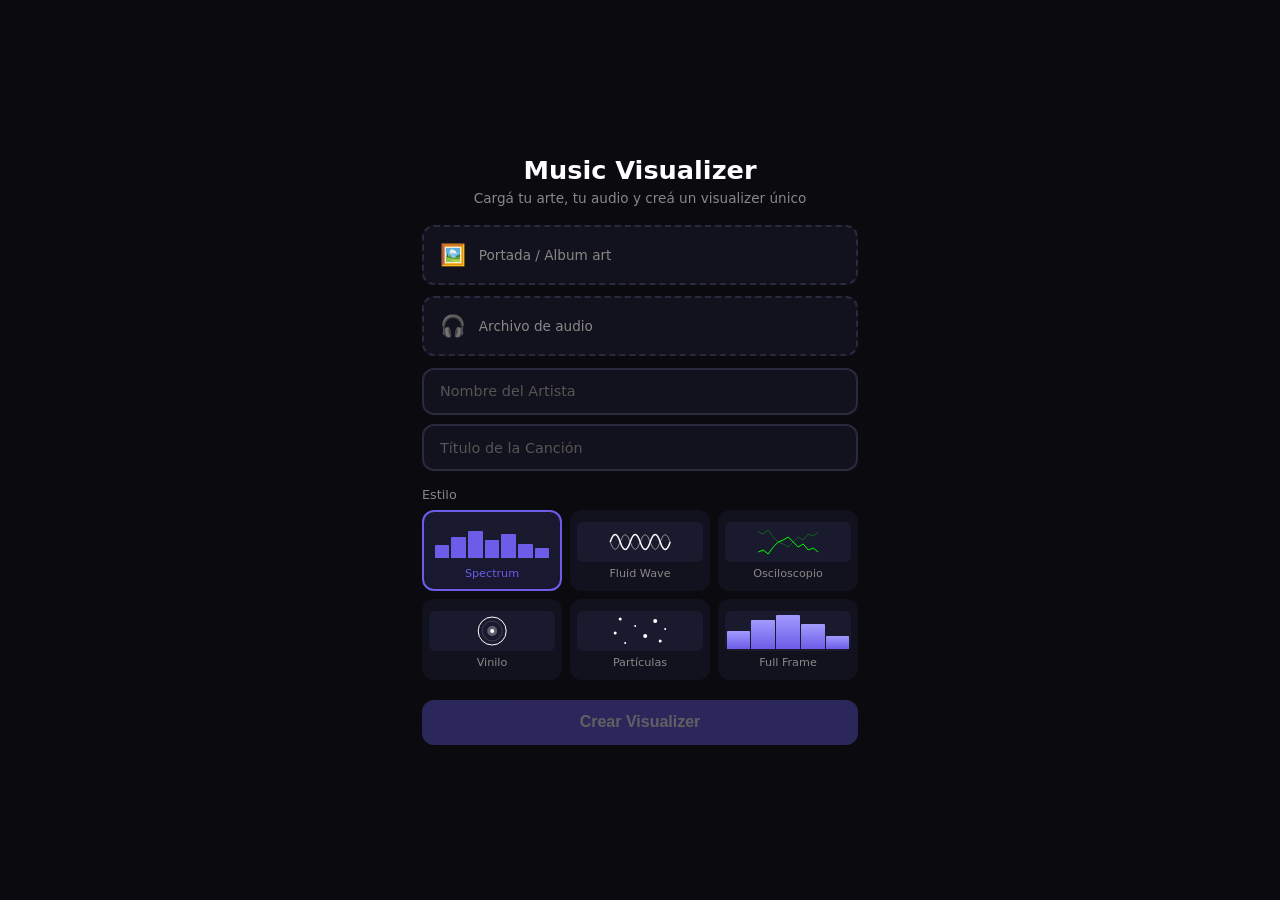
<file: public/index.html>
<!DOCTYPE html>
<html lang="es">
<head>
  <meta charset="UTF-8" />
  <meta name="viewport" content="width=device-width, initial-scale=1.0" />
  <title>Music Visualizer</title>
  <link rel="stylesheet" href="style.css" />
</head>
<body>

  <div id="inputScreen" class="screen active">
    <div class="input-card">
      <h1>Music Visualizer</h1>
      <p class="sub">Cargá tu arte, tu audio y creá un visualizer único</p>

      <div class="upload-group">
        <label class="upload-box" id="imageBox">
          <input type="file" id="imageInput" accept="image/*" hidden />
          <span class="upload-icon">🖼️</span>
          <span class="upload-label">Portada / Album art</span>
          <span class="upload-name" id="imageName"></span>
        </label>

        <label class="upload-box" id="audioBox">
          <input type="file" id="audioInput" accept="audio/*" hidden />
          <span class="upload-icon">🎧</span>
          <span class="upload-label">Archivo de audio</span>
          <span class="upload-name" id="audioName"></span>
        </label>
      </div>

      <div class="text-inputs">
        <input type="text" id="artistInput" class="meta-input" placeholder="Nombre del Artista" maxlength="40" />
        <input type="text" id="titleInput" class="meta-input" placeholder="Título de la Canción" maxlength="50" />
      </div>

      <div class="style-section">
        <p class="style-label">Estilo</p>
        <div class="style-grid">
          <label class="style-card selected" data-style="bars">
            <input type="radio" name="style" value="bars" checked hidden />
            <div class="style-preview">
              <div class="preview-bars"><span></span><span></span><span></span><span></span><span></span><span></span><span></span></div>
            </div>
            <span class="style-name">Spectrum</span>
          </label>
          <label class="style-card" data-style="wave">
            <input type="radio" name="style" value="wave" hidden />
            <div class="style-preview">
              <svg viewBox="0 0 60 40"><path d="M0,20 Q5,5 10,20 T20,20 T30,20 T40,20 T50,20 T60,20" fill="none" stroke="#fff" stroke-width="1.5"/><path d="M0,20 Q5,35 10,20 T20,20 T30,20 T40,20 T50,20 T60,20" fill="none" stroke="rgba(255,255,255,0.5)" stroke-width="1"/></svg>
            </div>
            <span class="style-name">Fluid Wave</span>
          </label>
          <label class="style-card" data-style="oscilloscope">
            <input type="radio" name="style" value="oscilloscope" hidden />
            <div class="style-preview">
              <svg viewBox="0 0 60 40"><polyline points="0,30 5,28 10,32 15,25 20,20 25,18 30,15 35,20 40,25 45,22 50,28 55,26 60,30" fill="none" stroke="#0f0" stroke-width="1"/><polyline points="0,10 5,12 10,8 15,15 20,20 25,22 30,25 35,20 40,15 45,18 50,12 55,14 60,10" fill="none" stroke="rgba(0,255,0,0.3)" stroke-width="1"/></svg>
            </div>
            <span class="style-name">Osciloscopio</span>
          </label>
          <label class="style-card" data-style="vinyl">
            <input type="radio" name="style" value="vinyl" hidden />
            <div class="style-preview">
              <svg viewBox="0 0 60 40"><circle cx="30" cy="20" r="14" fill="none" stroke="#fff" stroke-width="1"/><circle cx="30" cy="20" r="10" fill="none" stroke="rgba(255,255,255,0.3)" stroke-width="0.5"/><circle cx="30" cy="20" r="5" fill="#fff" opacity="0.3"/><circle cx="30" cy="20" r="2" fill="#fff"/></svg>
            </div>
            <span class="style-name">Vinilo</span>
          </label>
          <label class="style-card" data-style="particles">
            <input type="radio" name="style" value="particles" hidden />
            <div class="style-preview">
              <svg viewBox="0 0 60 40"><circle cx="10" cy="8" r="1.5" fill="#fff"/><circle cx="25" cy="15" r="1" fill="#fff"/><circle cx="45" cy="10" r="2" fill="#fff"/><circle cx="50" cy="30" r="1.5" fill="#fff"/><circle cx="15" cy="32" r="1" fill="#fff"/><circle cx="35" cy="25" r="2" fill="#fff"/><circle cx="55" cy="18" r="1" fill="#fff"/><circle cx="5" cy="22" r="1.5" fill="#fff"/></svg>
            </div>
            <span class="style-name">Partículas</span>
          </label>
          <label class="style-card" data-style="fullframe">
            <input type="radio" name="style" value="fullframe" hidden />
            <div class="style-preview">
              <div class="preview-full"><span></span><span></span><span></span><span></span><span></span></div>
            </div>
            <span class="style-name">Full Frame</span>
          </label>
        </div>
      </div>

      <button id="startBtn" class="start-btn" disabled>Crear Visualizer</button>
      <p id="errorMsg" class="error hidden"></p>
    </div>
  </div>

  <div id="vizScreen" class="screen">
    <div id="artBg" class="art-bg"></div>
      <button id="backBtn" class="back-btn">← Volver</button>
      <button id="orientBtn" class="orient-btn" title="Cambiar orientación">🔄</button>
      <button id="replayBtn" class="replay-btn" title="Reproducir de nuevo">⏮️</button>

      <div class="viz-content" id="vizContent">
      <div class="phone-frame">
        <div class="frame-inner">
          <img id="albumArt" class="album-art" alt="album art" />
          <canvas id="mainCanvas" class="main-canvas"></canvas>
          <div id="textOverlay" class="text-overlay">
            <div id="displayArtist" class="display-artist"></div>
            <div id="displayTitle" class="display-title"></div>
          </div>
        </div>
      </div>
    </div>
  </div>

  <script src="script.js"></script>
</body>
</html>
</file>
<file: public/style.css>
* { margin: 0; padding: 0; box-sizing: border-box; }

body {
  font-family: system-ui, -apple-system, sans-serif;
  background: #0a0a0f;
  color: #fff;
  min-height: 100vh;
  display: flex;
  justify-content: center;
  align-items: center;
  overflow: hidden;
}

.screen { display: none; width: 100%; height: 100vh; justify-content: center; align-items: center; }
.screen.active { display: flex; }

/* ---- INPUT ---- */
.input-card {
  text-align: center;
  max-width: 500px;
  padding: 2rem;
  width: 100%;
}
h1 { font-size: 1.6rem; font-weight: 700; margin-bottom: 0.3rem; }
.sub { color: #888; font-size: 0.85rem; margin-bottom: 1.2rem; }

.upload-group { display: flex; flex-direction: column; gap: 0.7rem; margin-bottom: 0.7rem; }

.upload-box {
  display: flex;
  align-items: center;
  gap: 0.8rem;
  background: #12121e;
  border: 2px dashed #2a2a3e;
  border-radius: 12px;
  padding: 1rem;
  cursor: pointer;
  transition: border-color 0.2s, background 0.2s;
  text-align: left;
}
.upload-box:hover { border-color: #6c5ce7; background: #181830; }
.upload-box.has-file { border-color: #6c5ce7; border-style: solid; }
.upload-icon { font-size: 1.3rem; flex-shrink: 0; }
.upload-label { font-size: 0.85rem; color: #888; }
.upload-name { font-size: 0.8rem; color: #6c5ce7; margin-left: auto; flex-shrink: 0; max-width: 140px; overflow: hidden; text-overflow: ellipsis; white-space: nowrap; }

.text-inputs { display: flex; flex-direction: column; gap: 0.6rem; margin-bottom: 1rem; }

.meta-input {
  background: #12121e;
  border: 2px solid #2a2a3e;
  border-radius: 12px;
  padding: 0.85rem 1rem;
  color: #fff;
  font-size: 0.9rem;
  font-family: inherit;
  outline: none;
  transition: border-color 0.2s;
}
.meta-input::placeholder { color: #555; }
.meta-input:focus { border-color: #6c5ce7; }

/* ---- STYLE GRID ---- */
.style-section { margin-bottom: 1.2rem; }
.style-label { font-size: 0.8rem; color: #888; margin-bottom: 0.5rem; text-align: left; }

.style-grid {
  display: grid;
  grid-template-columns: repeat(3, 1fr);
  gap: 0.5rem;
}

.style-card {
  display: flex;
  flex-direction: column;
  align-items: center;
  gap: 0.3rem;
  padding: 0.6rem 0.3rem;
  background: #12121e;
  border: 2px solid transparent;
  border-radius: 12px;
  cursor: pointer;
  transition: border-color 0.2s, background 0.2s;
}
.style-card:hover { background: #181830; }
.style-card.selected { border-color: #6c5ce7; background: #181830; }
.style-card.selected .style-name { color: #6c5ce7; }

.style-preview {
  width: 100%;
  height: 40px;
  border-radius: 6px;
  background: #1a1a2e;
  display: flex;
  align-items: center;
  justify-content: center;
  overflow: hidden;
}
.style-preview svg { width: 100%; height: 100%; }

.preview-bars { display: flex; align-items: flex-end; gap: 2px; height: 100%; width: 100%; padding: 4px 6px; }
.preview-bars span { flex: 1; background: #6c5ce7; border-radius: 1px 1px 0 0; }
.preview-bars span:nth-child(1) { height: 40%; }
.preview-bars span:nth-child(2) { height: 65%; }
.preview-bars span:nth-child(3) { height: 85%; }
.preview-bars span:nth-child(4) { height: 55%; }
.preview-bars span:nth-child(5) { height: 75%; }
.preview-bars span:nth-child(6) { height: 45%; }
.preview-bars span:nth-child(7) { height: 30%; }

.preview-full { display: flex; align-items: flex-end; gap: 1px; height: 100%; width: 100%; padding: 2px; }
.preview-full span { flex: 1; background: linear-gradient(to top, #6c5ce7, #a29bfe); border-radius: 1px 1px 0 0; }
.preview-full span:nth-child(1) { height: 50%; }
.preview-full span:nth-child(2) { height: 80%; }
.preview-full span:nth-child(3) { height: 95%; }
.preview-full span:nth-child(4) { height: 70%; }
.preview-full span:nth-child(5) { height: 35%; }

.style-name { font-size: 0.7rem; color: #888; }

/* ---- BUTTON ---- */
.start-btn {
  width: 100%;
  background: #6c5ce7;
  color: #fff;
  border: none;
  padding: 0.85rem;
  border-radius: 12px;
  cursor: pointer;
  font-weight: 600;
  font-size: 1rem;
  transition: background 0.2s, opacity 0.2s;
}
.start-btn:hover:not(:disabled) { background: #7c6ff0; }
.start-btn:disabled { opacity: 0.35; cursor: not-allowed; }

.error { color: #ff6b6b; font-size: 0.85rem; margin-top: 0.8rem; }
.hidden { display: none; }

/* ---- VISUALIZER ---- */
#vizScreen { flex-direction: column; position: relative; }

.art-bg {
  position: absolute;
  inset: 0;
  background-size: cover;
  background-position: center;
  filter: blur(50px) brightness(0.25);
  z-index: 0;
  transition: background-image 0.5s;
}

.viz-content {
  position: relative;
  z-index: 1;
  display: flex;
  align-items: center;
  justify-content: center;
  width: 100%;
  max-width: 400px;
  aspect-ratio: 9 / 16;
  padding: 1rem;
  transition: max-width 0.3s, aspect-ratio 0.3s;
}
.viz-content.landscape {
  max-width: 700px;
  aspect-ratio: 16 / 9;
}

.phone-frame {
  position: relative;
  width: 100%;
  height: 100%;
  border-radius: 28px;
  overflow: hidden;
  box-shadow: 0 0 80px rgba(108, 92, 231, 0.2), 0 0 0 1px rgba(255,255,255,0.06);
}

.frame-inner {
  position: absolute;
  inset: 0;
  overflow: hidden;
}

.album-art {
  position: absolute;
  inset: 0;
  width: 100%;
  height: 100%;
  object-fit: cover;
  transition: opacity 0.3s;
}

.main-canvas {
  position: absolute;
  inset: 0;
  width: 100%;
  height: 100%;
}

.text-overlay {
  position: absolute;
  top: 50%;
  left: 50%;
  transform: translate(-50%, -50%);
  text-align: center;
  pointer-events: none;
  display: none;
  width: 80%;
  z-index: 2;
}
.text-overlay.active { display: block; }

.display-artist {
  font-family: system-ui, -apple-system, sans-serif;
  font-weight: 700;
  font-size: clamp(20px, 4.5vw, 30px);
  color: #fff;
  line-height: 1.2;
  text-shadow: 0 2px 20px rgba(0,0,0,0.7);
  letter-spacing: 0.02em;
}
.display-title {
  font-family: system-ui, -apple-system, sans-serif;
  font-weight: 300;
  font-size: clamp(14px, 3vw, 20px);
  color: rgba(255,255,255,0.8);
  margin-top: 10px;
  line-height: 1.3;
  text-shadow: 0 2px 16px rgba(0,0,0,0.5);
  letter-spacing: 0.01em;
}

.back-btn {
  position: fixed;
  top: 1rem;
  left: 1rem;
  background: rgba(0,0,0,0.3);
  border: none;
  color: #fff;
  padding: 0.4rem 0.8rem;
  border-radius: 8px;
  cursor: pointer;
  font-size: 0.8rem;
  z-index: 10;
  backdrop-filter: blur(10px);
}
.back-btn:hover { background: rgba(0,0,0,0.5); }

.orient-btn {
  position: fixed;
  top: 1rem;
  right: 1rem;
  background: rgba(0,0,0,0.3);
  border: none;
  color: #fff;
  padding: 0.4rem 0.8rem;
  border-radius: 8px;
  cursor: pointer;
  font-size: 1rem;
  z-index: 10;
  backdrop-filter: blur(10px);
  line-height: 1;
}
.orient-btn:hover { background: rgba(0,0,0,0.5); }

.replay-btn {
  position: fixed;
  top: 3.2rem;
  right: 1rem;
  background: rgba(0,0,0,0.3);
  border: none;
  color: #fff;
  padding: 0.4rem 0.8rem;
  border-radius: 8px;
  cursor: pointer;
  font-size: 1rem;
  z-index: 10;
  backdrop-filter: blur(10px);
  line-height: 1;
}
.replay-btn:hover { background: rgba(0,0,0,0.5); }

@media (max-width: 480px) {
  .input-card { padding: 1.5rem; }
  .viz-content { max-width: 100%; padding: 0; }
  .phone-frame { border-radius: 0; }
}
</file>
